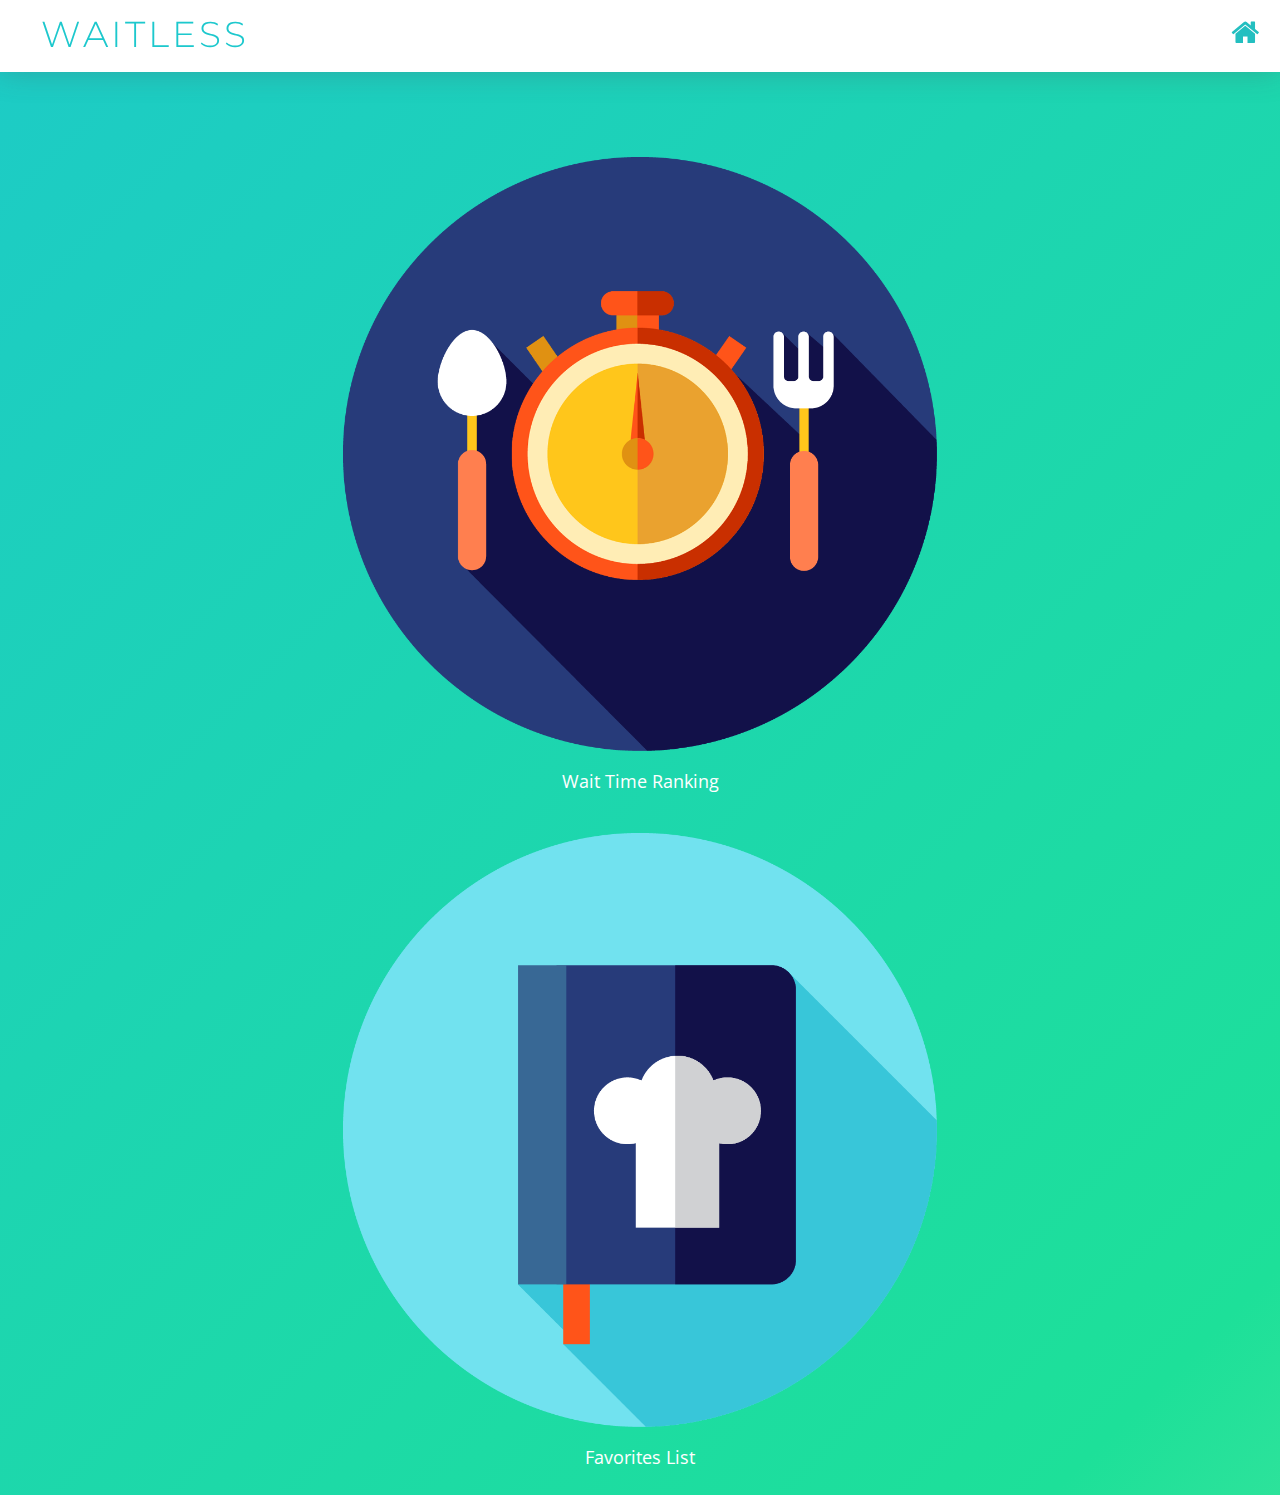
<file: home.html>
<!DOCTYPE html>
<html>
<head>
	<title> home </title>
	<meta charset="utf-8">
	<meta name="viewport" content="width=device-width, initial-scale=1.0">
	<link rel="stylesheet" href="css/theme.css">
	<link rel="stylesheet" href="https://cdnjs.cloudflare.com/ajax/libs/font-awesome/4.7.0/css/font-awesome.min.css">

	<!-- Libraries CSS Files -->
	<link href="lib/animate/animate.min.css" rel="stylesheet">
	<link href="lib/font-awesome/css/font-awesome.min.css" rel="stylesheet">
	<link href="lib/ionicons/css/ionicons.min.css" rel="stylesheet">
	<link href="lib/magnific-popup/magnific-popup.css" rel="stylesheet">

	<style>
		@import url('https://fonts.googleapis.com/css?family=Montserrat');
		@import url('https://fonts.googleapis.com/css?family=Open+Sans');
	</style>
</head>

<body>
	<button class="homebtn" onclick="javascript:window.location.href='home.html';"><i class="fa fa-home"></i></button>
	<header id="header">
		<div class="container">
			<div id="logo" class="pull-left">
				<h1><a href="home.html" class="scrollto">WaitLess</a></h1>
			</div>
		</div>
	</header><!-- #header -->

	<div class="homediv container">
		<table align="center"  >
				<a href="current.html" >
					<img src="img/restaurant.png"  alt="clockicon" class="homeicon">
					<p class="iconcaption"> Wait Time Ranking </p>
				</a>
		</table>

		<table align="center">
				<a href="favlist.html" >
					<img src="img/recipes.png"  alt="hearticon" class="homeicon">
					<p class="iconcaption"> Favorites List</p>
				</a>
		</table>
	</div>

	<!-- JavaScript Libraries -->
	<script src="lib/jquery/jquery.min.js"></script>
	<script src="lib/jquery/jquery-migrate.min.js"></script>
	<script src="lib/bootstrap/js/bootstrap.bundle.min.js"></script>
	<script src="lib/easing/easing.min.js"></script>
	<script src="lib/wow/wow.min.js"></script>
	<script src="lib/superfish/hoverIntent.js"></script>
	<script src="lib/superfish/superfish.min.js"></script>
	<script src="lib/magnific-popup/magnific-popup.min.js"></script>
	<script src="js/main.js"></script>
</body>
</html>
</file>
<file: css/theme.css>
body {
	color: #bad6d3;
  -webkit-background-size: cover;
	background: linear-gradient(-45deg, #e2ffad, #1de099, #1dc8cd, #1d52cd) no-repeat center center fixed;
  font-family: "Open Sans", sans-serif;
	background-size: 400% 400%;
	-webkit-animation: Gradient 15s ease infinite;
	-moz-animation: Gradient 15s ease infinite;
	animation: Gradient 15s ease infinite;
	background-attachment:fixed;
}

@-webkit-keyframes Gradient {
	0% {
		background-position: 0% 50%
	}
	50% {
		background-position: 100% 50%
	}
	100% {
		background-position: 0% 50%
	}
}

@-moz-keyframes Gradient {
	0% {
		background-position: 0% 50%
	}
	50% {
		background-position: 100% 50%
	}
	100% {
		background-position: 0% 50%
	}
}

@keyframes Gradient {
	0% {
		background-position: 0% 50%
	}
	50% {
		background-position: 100% 50%
	}
	100% {
		background-position: 0% 50%
	}
}

a {
  color: #1dc8cd;
  transition: 0.5s;
  text-decoration: none;
  margin-left: 15px;
}



h1, h2, h3, h4, h5, h6 {
  font-family: "Montserrat", sans-serif;
  font-weight: 400;
  color: white;
  margin: 0 0 20px 0;
  padding: 0;
}

#header {
  padding: 20px 0;
  position: fixed;
  left: 0;
  top: 0;
  right: 0;
  transition: all 0.5s;
  z-index: 997;
  background-color: #fff;
  box-shadow: 0px 0px 30px rgba(73, 78, 92, 0.30);
}

#header #logo {
  float: left;
  margin-left: 2vw;
}

#header #logo h1 {
  font-size: 36px;
  margin: -4px 0 0 0;
  padding: 0;
  line-height: 1;
  display: inline-block;
  font-family: "Montserrat", sans-serif;
  font-weight: 300;
  letter-spacing: 3px;
  text-transform: uppercase;
}

@media (max-width: 768px) {
  #header #logo h1 {
    font-size: 28px;
    margin-top: 0;
  }
}

#intro {
  width: 100%;
  height: 17vh;
  top:4vh;
  background-size: cover;
  position: relative;
}

@media (min-width: 1024px) {
  #intro {
    background-attachment: fixed;
  }
}

#intro .intro-text {
  position: relative;
  left: 0;
  top: 8vh;
  right: 0;
  display: flex;
  align-items: center;
  justify-content: center;
  text-align: center;
  flex-direction: column;
}

#intro h1, h2 {
  font-size: 48px;
  font-weight: 400;
  line-height: 56px;
  color: #fff;
}

@media (max-width: 768px) {
  #intro h1 {
    font-size: 32px;
    line-height: 36px;
  }

	#intro h2 {
    font-size: 28px;
    line-height: 36px;
  }
}

.dropbtn:hover, .dropbtn:focus {
  background-color: #008796;
}

.dropdown {
  position: relative;
  display: inline-block;
}

.dropdown-content {
  display:none;
  position: absolute;
  background-color: white;
  min-width: 33vw;
  max-height:50vh;
  overflow: scroll;
  box-shadow: 0px 0px 10px rgba(73, 78, 92, 0.20);
  z-index: 1;
  margin-left:2vh;
  margin-top:-1vh;
  border-radius:5px;
  letter-spacing: 1px;
}

.dropdown-content a {
  color: #008796;
  padding: 12px 16px;
  text-decoration: none;
  display: block;
  margin-left:auto;
}

.show {display: block;}

.restaurant {
  width: 200px;
}

.list tr{
  background-color: #fff;
  padding:10px;
  height:7vh;
  }

.list td{ width:25vw;
  border-collapse: collapse;
  border-radius: 8px;
  spacing: 10px;
  box-shadow: 5px 5px 10px rgba(73, 78, 92, 0.25);
}

.list {
  margin-left: auto;
  margin-right: auto;
  position: relative;
  height: 65vh;
  overflow: auto;
  margin-top: 1vh;
}

.list table {
  width: 82vw;
  font-size: 18px;
  border-spacing: 2vh;
  transition: 0.5s;
  margin-left: auto;
  margin-right: auto;
  margin-top: -2vh;
  overflow: auto;
}

.dropbtn, .backbtn, .current-btn{
  font-family: "Montserrat", sans-serif;
  font-weight: 500;
  font-size: 16px;
  display: inline-block;
  padding: 8px 20px;
  letter-spacing:1px;
  border-radius: 25px;
  transition: 0.5s;
  margin: 2vh;
  border: 2px solid #fff;
  color: #fff;
  background-color: transparent;
}

.backbtn{
  float:right;
  margin-right:10vw;
  margin-top: 2vh;
}

.buttonfav{
  margin-top: 0.4vh;
  margin-left: 67vw;
  position: absolute;
	text-shadow: 1.5px 1.5px 1.5px #004c4e5e;
}

#button1 , #button2{
display:inline-block;
margin-left: auto;
margin-right: auto;
height: 8%;
}

.container{
  text-align: center;
}

/* Home */
.homeicon {
  display:block;
  margin-left:auto;
  margin-right:auto;
  width: 47%;
  height: 47%;
}

.iconcaption {
  font-size: 18px;
  text-align: center;
  text-transform: capitalize;
  color: white;
}

.homediv{
  margin-top:15vh;
}

.ewtTable{
  margin-top: 5vh;
}

#ewtDiv{
	height: 61vh;
}

#crwtTable{
  margin-top: 1vh;
}

.homebtn{
  float:right;
  color:#23bfc0;
  position: fixed;
  right: 0;
  top: 0;
  z-index: 999;
  margin: 15px 15px 0 0;
  border: 0;
  background: none;
  font-size: 30px;
  display: none;
  transition: all 0.4s;
  outline: none;
  cursor: pointer;
  display:inline;
}

#wt{
  float:right;
  margin-right: 0vw;
}

.current #wt{
  margin-right: 10vw;
}

.current span{
  line-height:7vh;
}

#time{
  float:left;
}

.alltime{
  margin-top:7vh;
	background-color: white;
	border-radius: 5px;
	max-width: 75vw;
}

.alltime table{
  margin-top:0vh;
	margin-left: auto;
	width: 75vw;
}

.alltime tr{
	background: transparent;
	font-size: 18px;
	height: 5vh;
}

.alltime td{
	margin-top:2vh;
	box-shadow: none;
}

.alltime span,.current span{
  color: #17acb1;
}

#FavoritesList{
  margin-top:1vh;
}

.fa-bolt {
    top:-5%;
}

.unfav{
		margin-left:66vw;
    display: inline-block;
    width: 2em;
    height: 2em;
    line-height: 2em;
    vertical-align: middle;
	  position: absolute;
}
</file>
